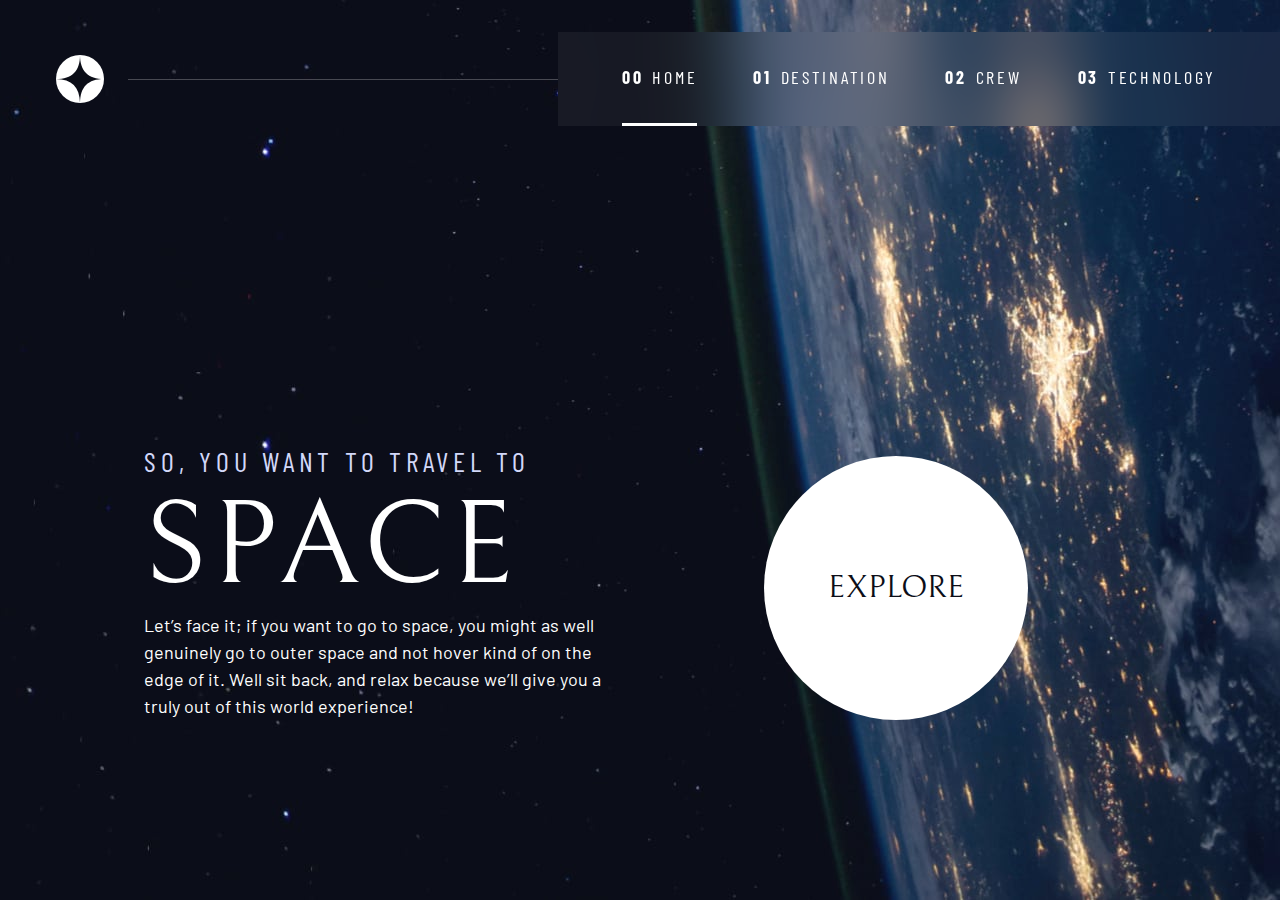
<file: index.html>
<!DOCTYPE html>
<html lang="en">

<head>
  <meta charset="UTF-8">
  <meta name="viewport" content="width=device-width, initial-scale=1.0">

  <link rel="icon" type="image/png" sizes="32x32" href="./assets/favicon-32x32.png">
  <!-- Google fonts -->
  <link rel="preconnect" href="https://fonts.googleapis.com">
  <link rel="preconnect" href="https://fonts.gstatic.com" crossorigin>
  <link
    href="https://fonts.googleapis.com/css2?family=Barlow+Condensed:wght@400;700&family=Bellefair&family=Barlow:wght@400;700&display=swap"
    rel="stylesheet">

  <!-- Our custom CSS -->
  <link rel="stylesheet" href="./index.css">
  <title>Frontend Mentor | Space tourism website</title>
  <script src="./navigation.js" defer></script>
</head>

<body class="home">
  <a class="skip-to-content" href="#main">Skip to content</a>
  <header class="primary-header flex">
    <div>
      <img src="./assets/shared/logo.svg" alt="space tourism logo" class="logo">
    </div>
    <button class="mobile-nav-toggle" aria-controls="primary-navigation"><span class="sr-only"
        aria-expanded="false">Menu</span></button>
    <nav>
      <ul id="primary-navigation" data-visible="false" class="primary-navigation underline-indicators flex">
        <li class="active"><a class="ff-sans-cond uppercase text-white letter-spacing-2" href="index.html"><span
              aria-hidden="true">00</span>Home</a>
        <li><a class="ff-sans-cond uppercase text-white letter-spacing-2" href="destination.html"><span
              aria-hidden="true">01</span>Destination</a>
        <li><a class="ff-sans-cond uppercase text-white letter-spacing-2" href="crew.html"><span
              aria-hidden="true">02</span>Crew</a>
        <li><a class="ff-sans-cond uppercase text-white letter-spacing-2" href="technology.html"><span
              aria-hidden="true">03</span>Technology</a>
      </ul>
    </nav>
  </header>

  <main id="main" class="grid-container grid-container--home">
    <div>
      <h1 class="text-accent fs-500 ff-sans-cond uppercase letter-spacing-1">So, you want to travel to
        <span class="d-block fs-900 ff-serif text-white">Space</span>
      </h1>
      <p>Let’s face it; if you want to go to space, you might as well genuinely go to
        outer space and not hover kind of on the edge of it. Well sit back, and relax
        because we’ll give you a truly out of this world experience! </p>
    </div>
    <div>
      <a href="destination.html" class="large-button uppercase ff-serif text-dark bg-white">Explore</a>
    </div>
  </main>

</body>

</html>
</file>
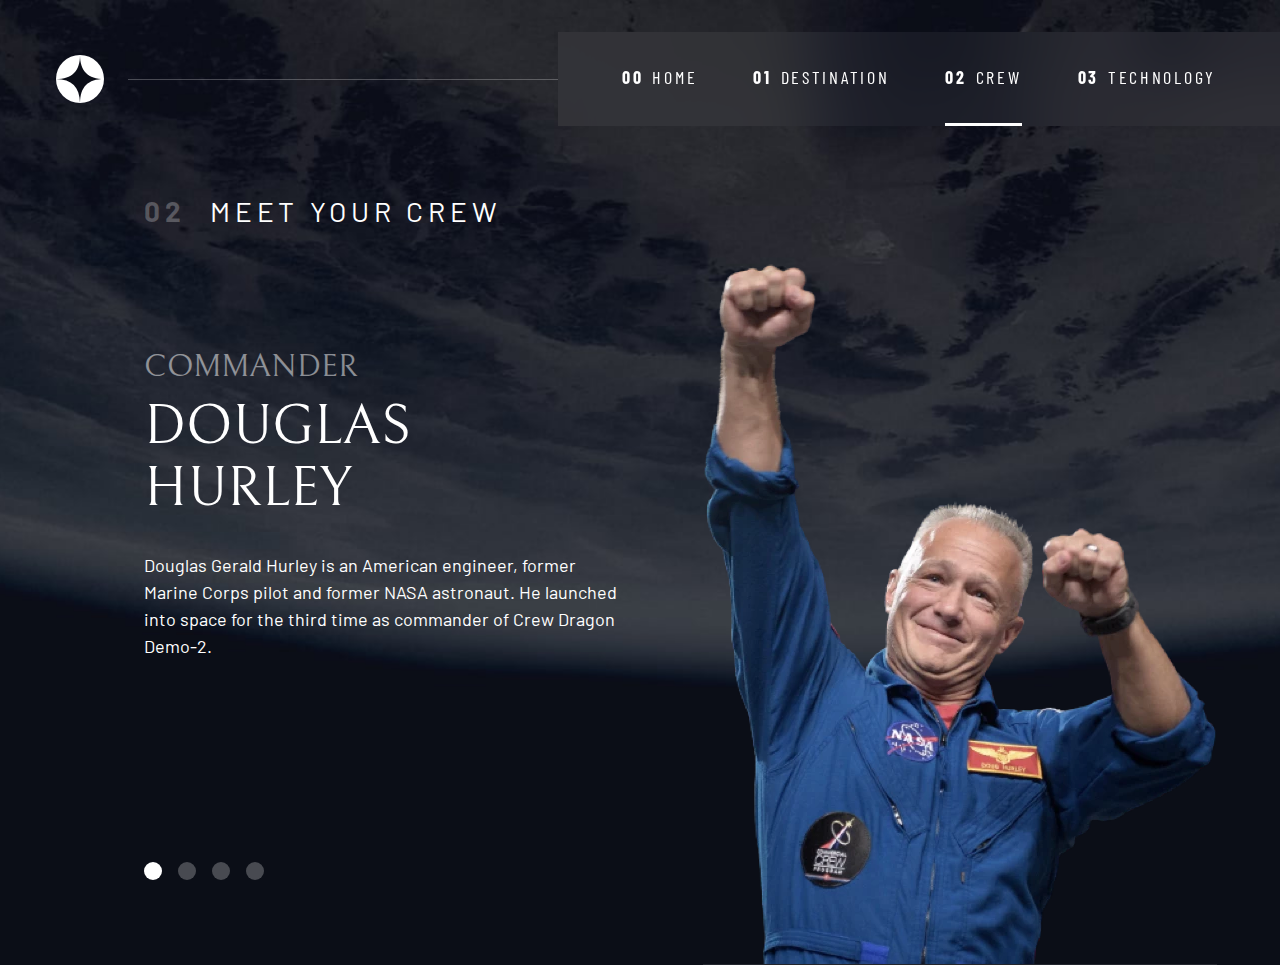
<file: crew.html>
<!DOCTYPE html>
<html lang="en">
<head>
  <meta charset="UTF-8">
  <meta name="viewport" content="width=device-width, initial-scale=1.0">

  <link rel="icon" type="image/png" sizes="32x32" href="./assets/favicon-32x32.png">
  <!-- Google fonts -->
  <link rel="preconnect" href="https://fonts.googleapis.com">
  <link rel="preconnect" href="https://fonts.gstatic.com" crossorigin>
  <link href="https://fonts.googleapis.com/css2?family=Barlow+Condensed:wght@400;700&family=Bellefair&family=Barlow:wght@400;700&display=swap"
      rel="stylesheet">
      
  <!-- Our custom CSS -->
  <link rel="stylesheet" href="./index.css">
  <title>Frontend Mentor | Space tourism website</title>
  <script src="./navigation.js" defer></script>
  <script src="./tabs.js" defer></script>
</head>

<body class="crew">
  <a class="skip-to-content" href="#main">Skip to content</a>
  <header class="primary-header flex">
    <div>
      <img src="./assets/shared/logo.svg" alt="space tourism logo" class="logo">
    </div>
    <button class="mobile-nav-toggle" aria-controls="primary-navigation"><span class="sr-only" aria-expanded="false">Menu</span></button>
    <nav>
        <ul id="primary-navigation" data-visible="false" class="primary-navigation underline-indicators flex">
            <li><a class="ff-sans-cond uppercase text-white letter-spacing-2" href="index.html"><span aria-hidden="true">00</span>Home</a>
            <li><a class="ff-sans-cond uppercase text-white letter-spacing-2" href="destination.html"><span aria-hidden="true">01</span>Destination</a>
            <li class="active"><a class="ff-sans-cond uppercase text-white letter-spacing-2" href="crew.html"><span aria-hidden="true">02</span>Crew</a>
            <li><a class="ff-sans-cond uppercase text-white letter-spacing-2" href="technology.html"><span aria-hidden="true">03</span>Technology</a>
        </ul>
    </nav>
  </header>
  
  <main id="main" class="grid-container grid-container--crew flow">
    <h1 class="numbered-title"><span aria-hidden="true">02</span> Meet your crew</h1>
    <div class="dot-indicators flex" role="tablist" aria-label="crew member list">
      <button aria-selected="true" aria-controls="commander-tab" data-image="commander-image" role="tab" tabindex="0"><span class="sr-only">The commander</span></button>
      <button aria-selected="false" aria-controls="mission-tab" data-image="mission-image" role="tab" tabindex="-1"><span class="sr-only">The mission specialist</span></button>
      <button aria-selected="false" aria-controls="pilot-tab" data-image="pilot-image" role="tab" tabindex="-1"><span class="sr-only">The pilot</span></button>
      <button aria-selected="false" aria-controls="crew-tab" data-image="crew-image" role="tab" tabindex="-1"><span class="sr-only">The crew engineer</span></button>
    </div>

        <!-- commander -->
        <article class="crew-details flow" id="commander-tab" role="tabpanel" tabindex="0">
          <header class="flow flow--space-small">
            <h2 class="fs-600 ff-serif uppercase">Commander</h2>
            <p class="fs-700 uppercase ff-serif">Douglas Hurley</p>
          </header>
          <p>Douglas Gerald Hurley is an American engineer, former Marine Corps pilot 
          and former NASA astronaut. He launched into space for the third time as 
          commander of Crew Dragon Demo-2.</p>
        </article> 
        
        <!-- mission specialist -->
        <article class="crew-details flow" id="mission-tab" role="tabpanel" tabindex="0" hidden>
          <header class="flow flow--space-small">
            <h2 class="fs-600 ff-serif uppercase">Mission Specialist</h2>
            <p class="fs-700 uppercase ff-serif">Mark SHuttleworth</p>
          </header>
          <p>Mark Richard Shuttleworth is the founder and CEO of Canonical, the company behind
            the Linux-based Ubuntu operating system. Shuttleworth became the first South
            African to travel to space as a space tourist.</p>
        </article> 
        
        <!-- pilot -->
        <article class="crew-details flow" id="pilot-tab" role="tabpanel" tabindex="0" hidden>
          <header class="flow flow--space-small">
            <h2 class="fs-600 ff-serif uppercase">Pilot</h2>
            <p class="fs-700 uppercase ff-serif">Victor Glover</p>
          </header>
          <p>Pilot on the first operational flight of the SpaceX Crew Dragon to the
            International Space Station. Glover is a commander in the U.S. Navy where
            he pilots an F/A-18.He was a crew member of Expedition 64, and served as a
            station systems flight engineer.</p>
        </article> 
        
        <!-- engineer -->
        <article class="crew-details flow" id="crew-tab" role="tabpanel" tabindex="0" hidden>
          <header class="flow flow--space-small">
            <h2 class="fs-600 ff-serif uppercase">Flight Engineer</h2>
            <p class="fs-700 uppercase ff-serif">Anousheh Ansari</p>
          </header>
          <p>Anousheh Ansari is an Iranian American engineer and co-founder of Prodea Systems.
            Ansari was the fourth self-funded space tourist, the first self-funded woman to
            fly to the ISS, and the first Iranian in space.</p>
        </article> 
              
        <picture id="commander-image">
          <source srcset="assets/crew/image-douglas-hurley.webp" type="image/webp">
          <img src="assets/crew/image-douglas-hurley.png" alt="Douglas Hurley">
        </picture>
        <picture class="d-none" id="mission-image">
          <source srcset="assets/crew/image-mark-shuttleworth.webp" type="image/webp">
          <img src="assets/crew/image-mark-shuttleworth.png" alt="Douglas Hurley">
        </picture>
        <picture class="d-none" id="pilot-image">
          <source srcset="assets/crew/image-victor-glover.webp" type="image/webp">
          <img src="assets/crew/image-victor-glover.png" alt="Douglas Hurley">
        </picture>
        <picture class="d-none" id="crew-image">
          <source srcset="assets/crew/image-anousheh-ansari.webp" type="image/webp">
          <img src="assets/crew/image-anousheh-ansari.png" alt="Douglas Hurley">
        </picture>

  </main>
</body>
</html>
</file>
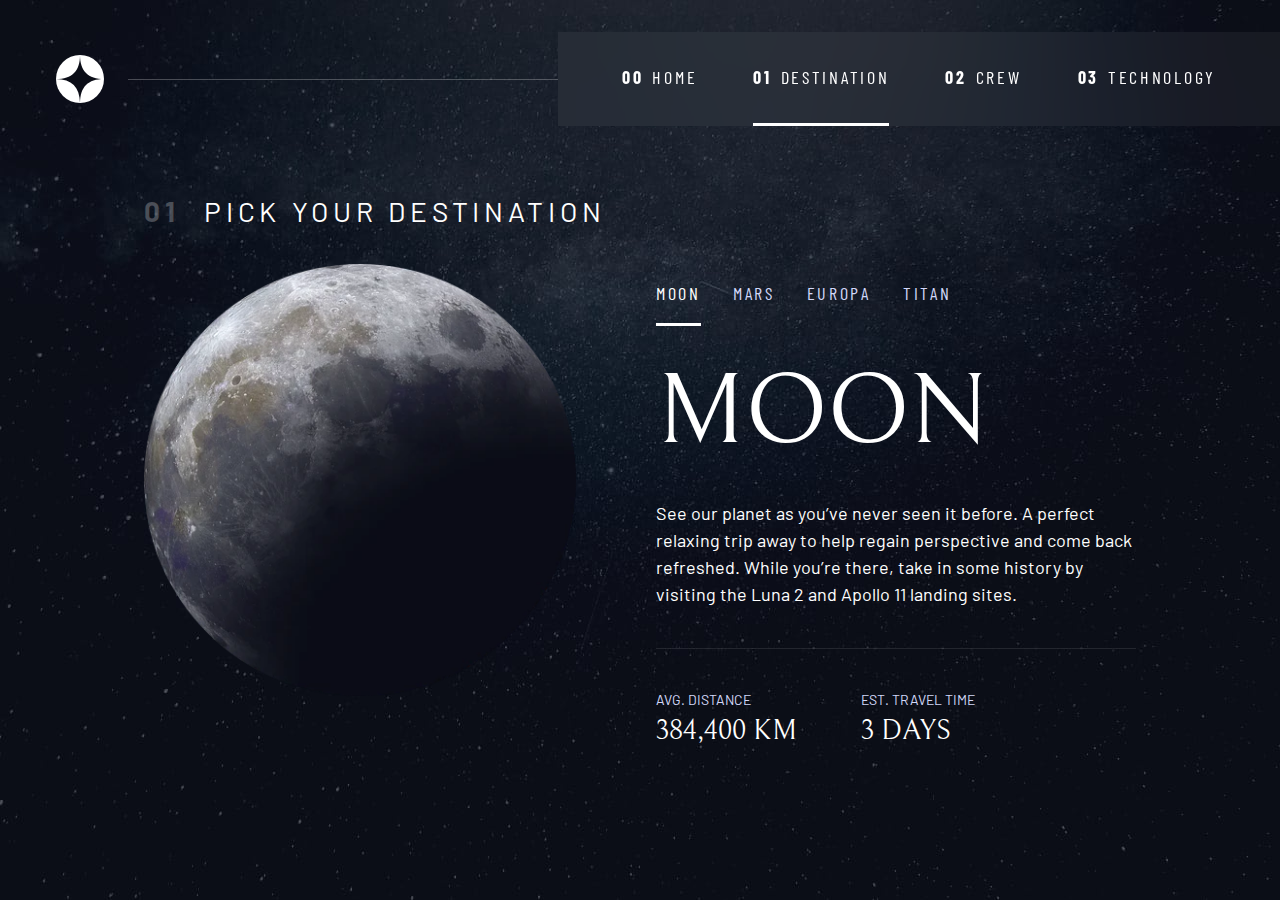
<file: destination.html>
<!DOCTYPE html>
<html lang="en">
<head>
  <meta charset="UTF-8">
  <meta name="viewport" content="width=device-width, initial-scale=1.0">

  <link rel="icon" type="image/png" sizes="32x32" href="./assets/favicon-32x32.png">
  <!-- Google fonts -->
  <link rel="preconnect" href="https://fonts.googleapis.com">
  <link rel="preconnect" href="https://fonts.gstatic.com" crossorigin>
  <link href="https://fonts.googleapis.com/css2?family=Barlow+Condensed:wght@400;700&family=Bellefair&family=Barlow:wght@400;700&display=swap"
      rel="stylesheet">
      
  <!-- Our custom CSS -->
  <link rel="stylesheet" href="./index.css">
  <title>Frontend Mentor | Space tourism website</title>
  <script src="./navigation.js" defer></script>
  <script src="./tabs.js" defer></script>
</head>

<body class="destination">
  <a class="skip-to-content" href="#main">Skip to content</a>
  <header class="primary-header flex">
    <div>
      <img src="./assets/shared/logo.svg" alt="space tourism logo" class="logo">
    </div>
    <button class="mobile-nav-toggle" aria-controls="primary-navigation"><span class="sr-only" aria-expanded="false">Menu</span></button>
    <nav>
        <ul id="primary-navigation" data-visible="false" class="primary-navigation underline-indicators flex">
            <li><a class="ff-sans-cond uppercase text-white letter-spacing-2" href="index.html"><span aria-hidden="true">00</span>Home</a>
            <li class="active"><a class="ff-sans-cond uppercase text-white letter-spacing-2" href="destination.html"><span aria-hidden="true">01</span>Destination</a>
            <li><a class="ff-sans-cond uppercase text-white letter-spacing-2" href="crew.html"><span aria-hidden="true">02</span>Crew</a>
            <li><a class="ff-sans-cond uppercase text-white letter-spacing-2" href="technology.html"><span aria-hidden="true">03</span>Technology</a>
        </ul>
    </nav>
  </header>
  
  <main id="main" class="grid-container grid-container--destination flow">
    <h1 class="numbered-title"><span aria-hidden="true">01</span> Pick your destination</h1>
    
    <!--hidden not working on picture element - images still stack-->
    <picture id="moon-image">
      <source srcset="assets/destination/image-moon.webp" type="image/webp">
      <img src="assets/destination/image-moon.png" alt="the moon">
    </picture>
    <picture class="d-none" id="mars-image">
      <source srcset="assets/destination/image-mars.webp" type="image/webp">
      <img src="assets/destination/image-mars.png" alt="the planet mars">
    </picture>
    <picture class="d-none" id="europa-image">
      <source srcset="assets/destination/image-europa.webp" type="image/webp">
      <img src="assets/destination/image-europa.png" alt="the planet europa">
    </picture>
    <picture class="d-none" id="titan-image">
      <source srcset="assets/destination/image-titan.webp" type="image/webp">
      <img src="assets/destination/image-titan.png" alt="the moon titan">
    </picture>
    
    
    <div class="tab-list underline-indicators flex" role="tablist" aria-label="destination list">
        <button aria-selected="true" role="tab" tabindex="0" aria-controls="moon-tab" data-image="moon-image"  class="uppercase ff-sans-cond text-accent letter-spacing-2">Moon</button>
        <button aria-selected="false" role="tab" tabindex="-1" aria-controls="mars-tab" data-image="mars-image" class="uppercase ff-sans-cond text-accent letter-spacing-2">Mars</button>
        <button aria-selected="false" role="tab" tabindex="-1" aria-controls="europa-tab" data-image="europa-image" class="uppercase ff-sans-cond text-accent letter-spacing-2">Europa</button>
        <button aria-selected="false" role="tab" tabindex="-1" aria-controls="titan-tab" data-image="titan-image" class="uppercase ff-sans-cond text-accent letter-spacing-2">Titan</button>
    </div>

    <!-- The moon -->
    <article class="destination-info flow" id="moon-tab" role="tabpanel">
      <h2 class="fs-800 uppercase ff-serif">Moon</h2>

      <p>See our planet as you’ve never seen it before. A perfect relaxing trip away to help 
      regain perspective and come back refreshed. While you’re there, take in some history 
      by visiting the Luna 2 and Apollo 11 landing sites.</p>
      
      <div class="destination-meta flex">
        <div>
          <h3 class="text-accent fs-200 uppercase">Avg. distance</h3>
          <p class="ff-serif uppercase">384,400 km</p>
        </div>
        <div>
          <h3 class="text-accent fs-200 uppercase">Est. travel time</h3>
          <p class="ff-serif uppercase">3 days</p>
        </div>
      </div>
    </article>
    
    <!-- Mars -->
    <article hidden class="destination-info flow" id="mars-tab" role="tabpanel">
      <h2 class="fs-800 uppercase ff-serif">Mars</h2>

      <p>Don’t forget to pack your hiking boots. You’ll need them to tackle Olympus Mons, 
        the tallest planetary mountain in our solar system. It’s two and a half times 
        the size of Everest!
      </p>
      
      <div class="destination-meta flex">
        <div>
          <h3 class="text-accent fs-200 uppercase">Avg. distance</h3>
          <p class="ff-serif uppercase">225 mil. km</p>
        </div>
        <div>
          <h3 class="text-accent fs-200 uppercase">Est. travel time</h3>
          <p class="ff-serif uppercase">9 months</p>
        </div>
      </div>
    </article>
    
    <!-- Europa -->
    <article hidden class="destination-info flow" id="europa-tab" role="tabpanel">
      <h2 class="fs-800 uppercase ff-serif">Europa</h2>

      <p>The smallest of the four Galilean moons orbiting Jupiter, Europa is a 
        winter lover’s dream. With an icy surface, it’s perfect for a bit of 
        ice skating, curling, hockey, or simple relaxation in your snug 
        wintery cabin.
      </p>
      <div class="destination-meta flex">
        <div>
          <h3 class="text-accent fs-200 uppercase">Avg. distance</h3>
          <p class="ff-serif uppercase">628 mil. km</p>
        </div>
        <div>
          <h3 class="text-accent fs-200 uppercase">Est. travel time</h3>
          <p class="ff-serif uppercase">3 years</p>
        </div>
      </div>
    </article>
    
    <!-- Titan -->
    <article hidden class="destination-info flow" id="titan-tab" role="tabpanel">
      <h2 class="fs-800 uppercase ff-serif">Titan</h2>

      <p>The only moon known to have a dense atmosphere other than Earth, Titan 
          is a home away from home (just a few hundred degrees colder!). As a 
          bonus, you get striking views of the Rings of Saturn.</p>
      
      <div class="destination-meta flex">
        <div>
          <h3 class="text-accent fs-200 uppercase">Avg. distance</h3>
          <p class="ff-serif uppercase">1.6 bil. km</p>
        </div>
        <div>
          <h3 class="text-accent fs-200 uppercase">Est. travel time</h3>
          <p class="ff-serif uppercase">7 years</p>
        </div>
      </div>
    </article>
  </main>
</html>
</file>
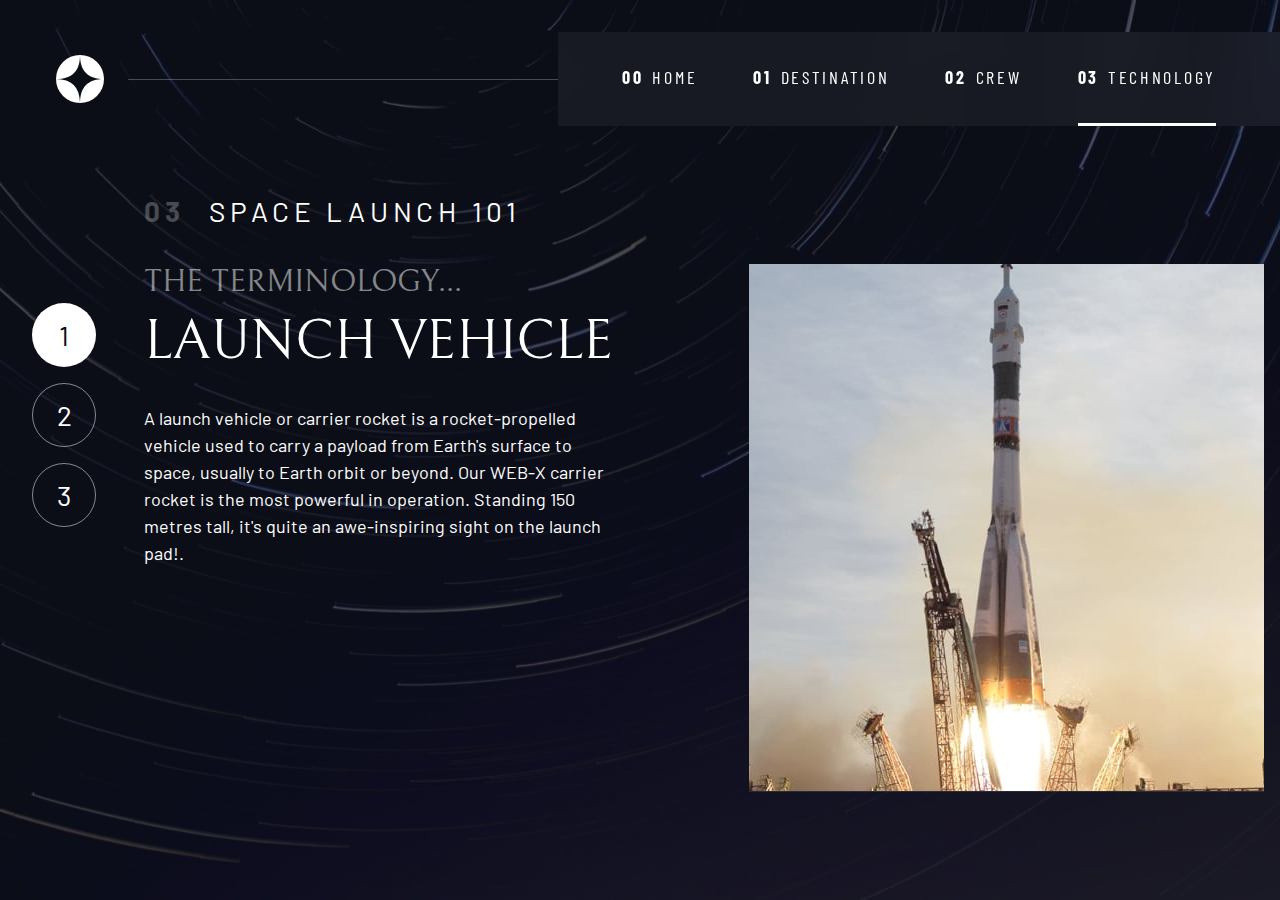
<file: technology.html>
<!DOCTYPE html>
<html lang="en">
<head>
  <meta charset="UTF-8">
  <meta name="viewport" content="width=device-width, initial-scale=1.0">

  <link rel="icon" type="image/png" sizes="32x32" href="./assets/favicon-32x32.png">
  <!-- Google fonts -->
  <link rel="preconnect" href="https://fonts.googleapis.com">
  <link rel="preconnect" href="https://fonts.gstatic.com" crossorigin>
  <link href="https://fonts.googleapis.com/css2?family=Barlow+Condensed:wght@400;700&family=Bellefair&family=Barlow:wght@400;700&display=swap"
      rel="stylesheet">
      
  <!-- Our custom CSS -->
  <link rel="stylesheet" href="./index.css">
  <title>Frontend Mentor | Space tourism website</title>
  <script src="./navigation.js" defer></script>
  <script src="./tabs.js" defer></script>
</head>

<body class="tech">
  <a class="skip-to-content" href="#main">Skip to content</a>
  <header class="primary-header flex">
    <div>
      <img src="./assets/shared/logo.svg" alt="space tourism logo" class="logo">
    </div>
    <button class="mobile-nav-toggle" aria-controls="primary-navigation"><span class="sr-only" aria-expanded="false">Menu</span></button>
    <nav>
        <ul id="primary-navigation" data-visible="false" class="primary-navigation underline-indicators flex">
            <li><a class="ff-sans-cond uppercase text-white letter-spacing-2" href="index.html"><span aria-hidden="true">00</span>Home</a>
            <li><a class="ff-sans-cond uppercase text-white letter-spacing-2" href="destination.html"><span aria-hidden="true">01</span>Destination</a>
            <li><a class="ff-sans-cond uppercase text-white letter-spacing-2" href="crew.html"><span aria-hidden="true">02</span>Crew</a>
            <li class="active"><a class="ff-sans-cond uppercase text-white letter-spacing-2" href="technology.html"><span aria-hidden="true">03</span>Technology</a>
        </ul>
    </nav>
  </header>
  
  <main id="main" class="grid-container grid-container--tech flow">
    <h1 class="numbered-title"><span aria-hidden="true">03</span> Space Launch 101</h1>

  <div class="number-indicators" role="tablist" aria-label="technology list">
    <button aria-selected="true" aria-controls="vehicle-tab" data-image="vehicle-image" role="tab" tabindex="0">1<span class="sr-only">Launch Vehicle</span></button>
    <button aria-selected="false" aria-controls="capsule-tab" data-image="capsule-image" role="tab" tabindex="-1">2<span class="sr-only">Space Capsule</span></button>
    <button aria-selected="false" aria-controls="spaceport-tab" data-image="spaceport-image" role="tab" tabindex="-1">3<span class="sr-only">Spaceport</span></button>
</div>

<article class="tech-details flow" id="vehicle-tab" role="tabpanel" tabindex="0">
  <header class="flow flow--space-small">
    <h2 class="fs-600 ff-serif uppercase">The terminology...</h2>
    <p class="fs-700 uppercase ff-serif">Launch vehicle</p>
  </header>
  <p>A launch vehicle or carrier rocket is a rocket-propelled vehicle used to carry a 
    payload from Earth's surface to space, usually to Earth orbit or beyond. Our 
    WEB-X carrier rocket is the most powerful in operation. Standing 150 metres tall, 
    it's quite an awe-inspiring sight on the launch pad!.</p>
</article> 

<article class="tech-details flow" id="capsule-tab" role="tabpanel" tabindex="0" hidden>
  <header class="flow flow--space-small">
    <h2 class="fs-600 ff-serif uppercase">The terminology...</h2>
    <p class="fs-700 uppercase ff-serif">Space capsule</p>
  </header>
  <p>A space capsule is an often-crewed spacecraft that uses a blunt-body reentry 
    capsule to reenter the Earth's atmosphere without wings. Our capsule is where 
    you'll spend your time during the flight. It includes a space gym, cinema, 
    and plenty of other activities to keep you entertained.</p>
</article> 

<article class="tech-details flow" id="spaceport-tab" role="tabpanel" tabindex="0" hidden>
  <header class="flow flow--space-small">
    <h2 class="fs-600 ff-serif uppercase">The terminology...</h2>
    <p class="fs-700 uppercase ff-serif">Spaceport</p>
  </header>
  <p>A spaceport or cosmodrome is a site for launching (or receiving) spacecraft, 
    by analogy to the seaport for ships or airport for aircraft. Based in the 
    famous Cape Canaveral, our spaceport is ideally situated to take advantage 
    of the Earth’s rotation for launch.</p>
</article> 


<!-- add different size images -->

<picture id="vehicle-image">
  <source media="(min-width:45em)" srcset="./assets/technology/image-launch-vehicle-portrait.jpg">
  <source media="(min-width:35em)" srcset="./assets/technology/image-launch-vehicle-landscape.jpg">
  <img src="./assets/technology/image-launch-vehicle-landscape.jpg" alt="Launch vehicle">
</picture>

<picture class="d-none" id="capsule-image">
  <source media="(min-width:45em)" srcset="./assets/technology/image-space-capsule-portrait.jpg">
  <source media="(min-width:35em)" srcset="./assets/technology/image-space-capsule-landscape.jpg">
  <img src="./assets/technology/image-space-capsule-landscape.jpg" alt="Space Capsule">
</picture>

<picture class="d-none" id="spaceport-image">
  <source media="(min-width:45em)" srcset="./assets/technology/image-spaceport-portrait.jpg">
  <source media="(min-width:35em)" srcset="./assets/technology/image-spaceport-landscape.jpg">
  <img src="./assets/technology/image-spaceport-landscape.jpg" alt="Spaceport">
</picture>
  
  </main>
</body>
</html>
</file>
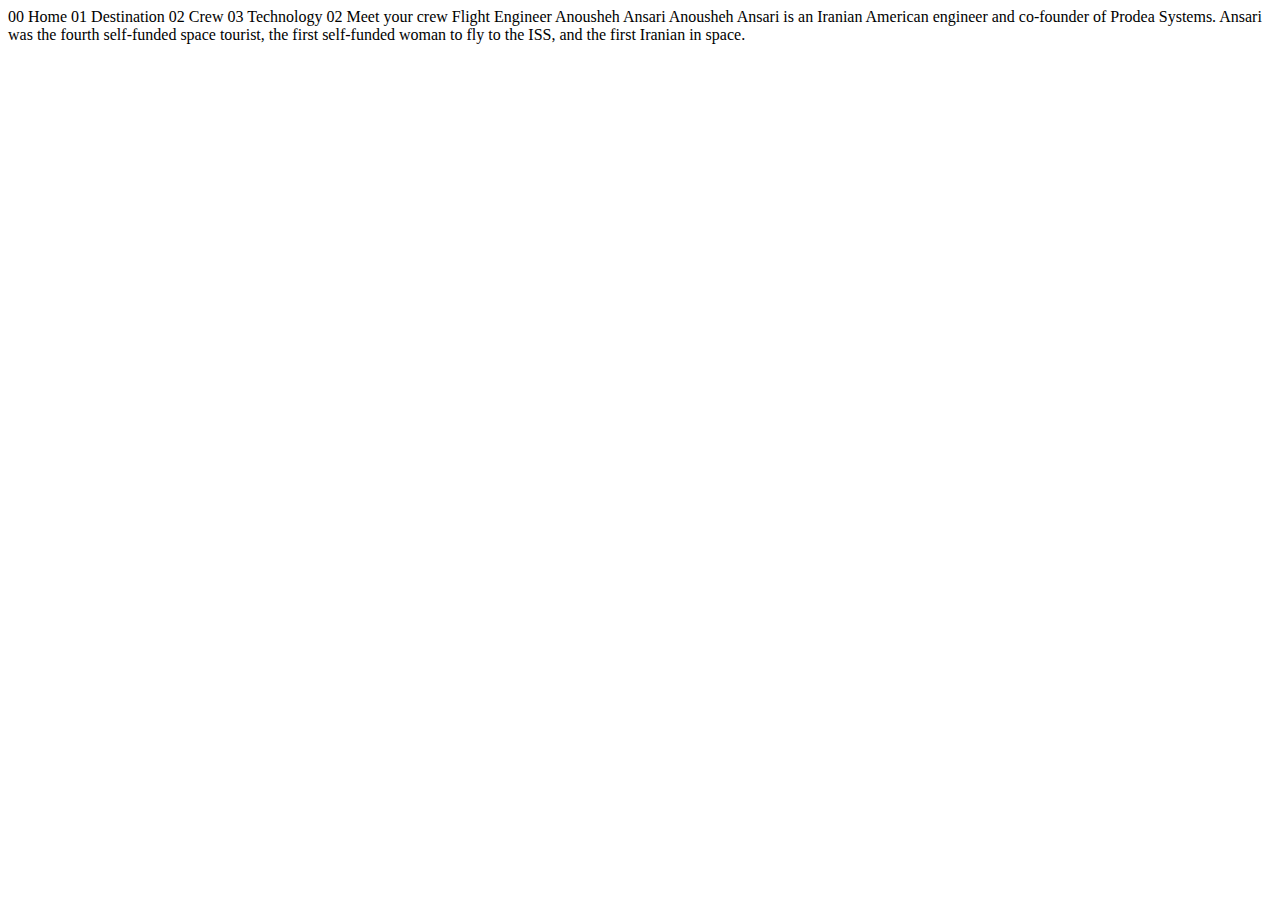
<file: starter-code/crew-engineer.html>
<!DOCTYPE html>
<html lang="en">
<head>
  <meta charset="UTF-8">
  <meta name="viewport" content="width=device-width, initial-scale=1.0">

  <link rel="icon" type="image/png" sizes="32x32" href="./assets/favicon-32x32.png">
  
  <title>Frontend Mentor | Space tourism website</title>
</head>
<body>

  00 Home
  01 Destination
  02 Crew
  03 Technology

  02 Meet your crew

  Flight Engineer
  Anousheh Ansari

  Anousheh Ansari is an Iranian American engineer and co-founder of Prodea Systems. 
  Ansari was the fourth self-funded space tourist, the first self-funded woman to 
  fly to the ISS, and the first Iranian in space. 
</body>
</html>
</file>
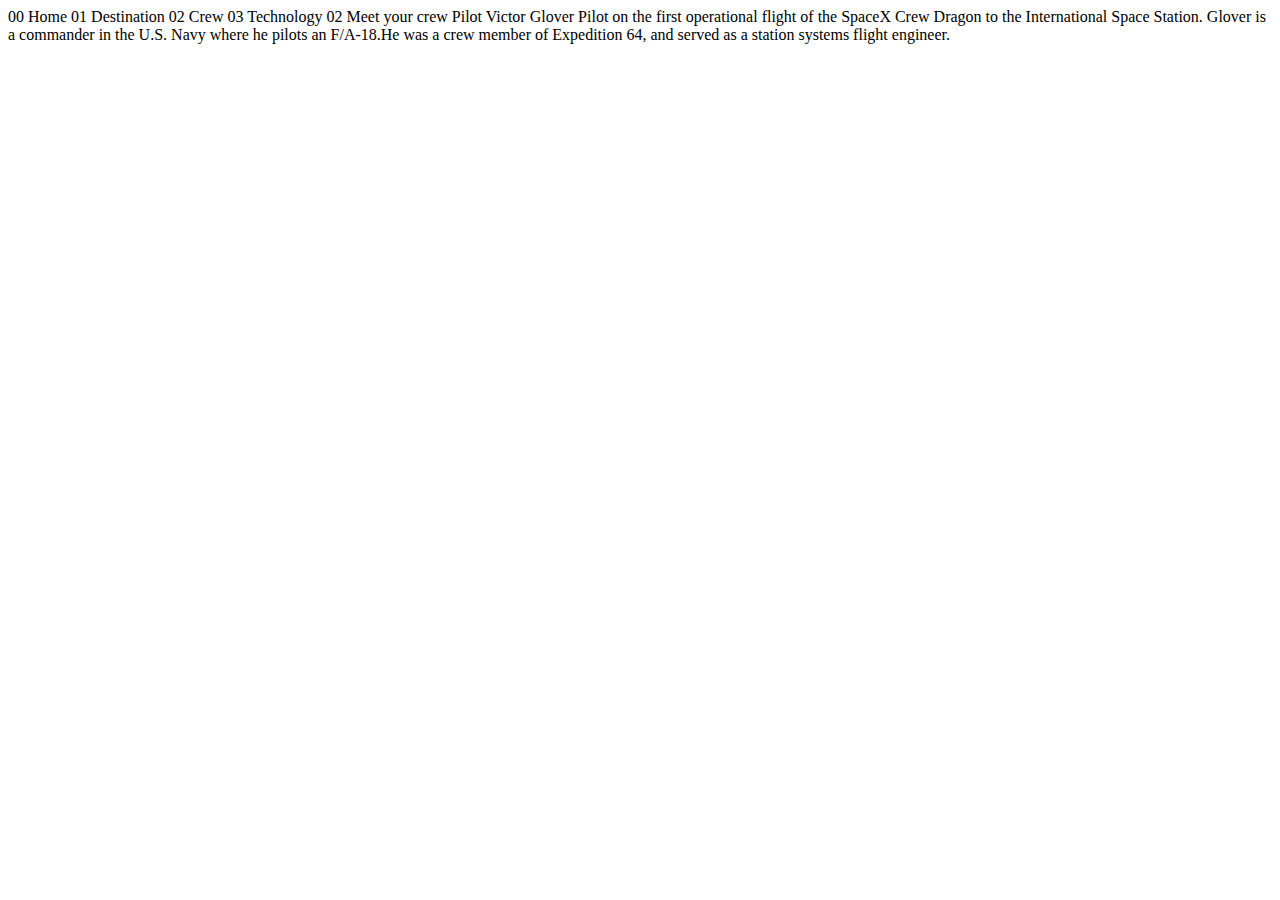
<file: starter-code/crew-pilot.html>
<!DOCTYPE html>
<html lang="en">
<head>
  <meta charset="UTF-8">
  <meta name="viewport" content="width=device-width, initial-scale=1.0">

  <link rel="icon" type="image/png" sizes="32x32" href="./assets/favicon-32x32.png">
  
  <title>Frontend Mentor | Space tourism website</title>
</head>
<body>

  00 Home
  01 Destination
  02 Crew
  03 Technology

  02 Meet your crew

  Pilot
  Victor Glover

  Pilot on the first operational flight of the SpaceX Crew Dragon to the 
  International Space Station. Glover is a commander in the U.S. Navy where 
  he pilots an F/A-18.He was a crew member of Expedition 64, and served as a 
  station systems flight engineer. 
</body>
</html>
</file>
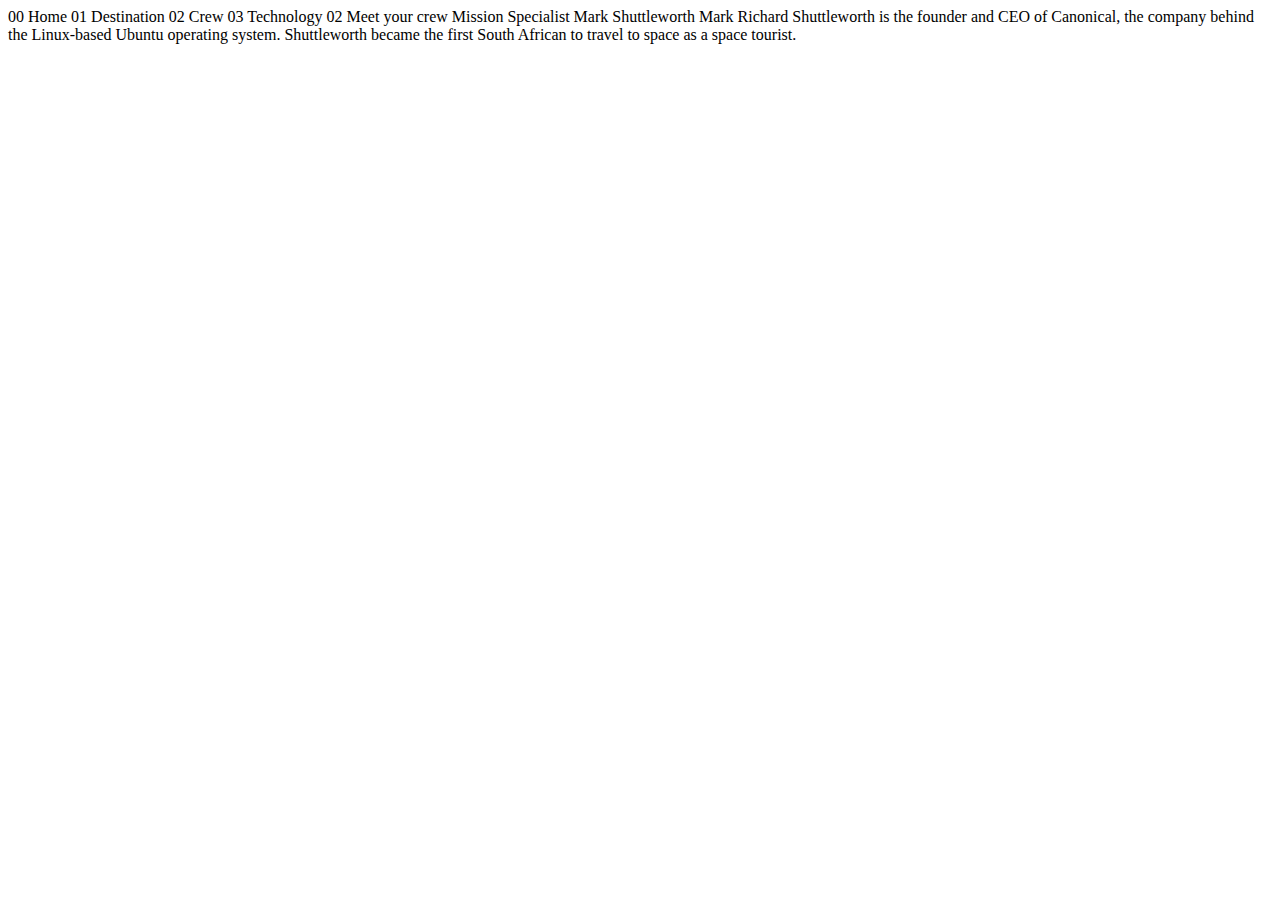
<file: starter-code/crew-specialist.html>
<!DOCTYPE html>
<html lang="en">
<head>
  <meta charset="UTF-8">
  <meta name="viewport" content="width=device-width, initial-scale=1.0">

  <link rel="icon" type="image/png" sizes="32x32" href="./assets/favicon-32x32.png">
  
  <title>Frontend Mentor | Space tourism website</title>
</head>
<body>

  00 Home
  01 Destination
  02 Crew
  03 Technology

  02 Meet your crew

  Mission Specialist
  Mark Shuttleworth

  Mark Richard Shuttleworth is the founder and CEO of Canonical, the company behind 
  the Linux-based Ubuntu operating system. Shuttleworth became the first South 
  African to travel to space as a space tourist.
</body>
</html>
</file>
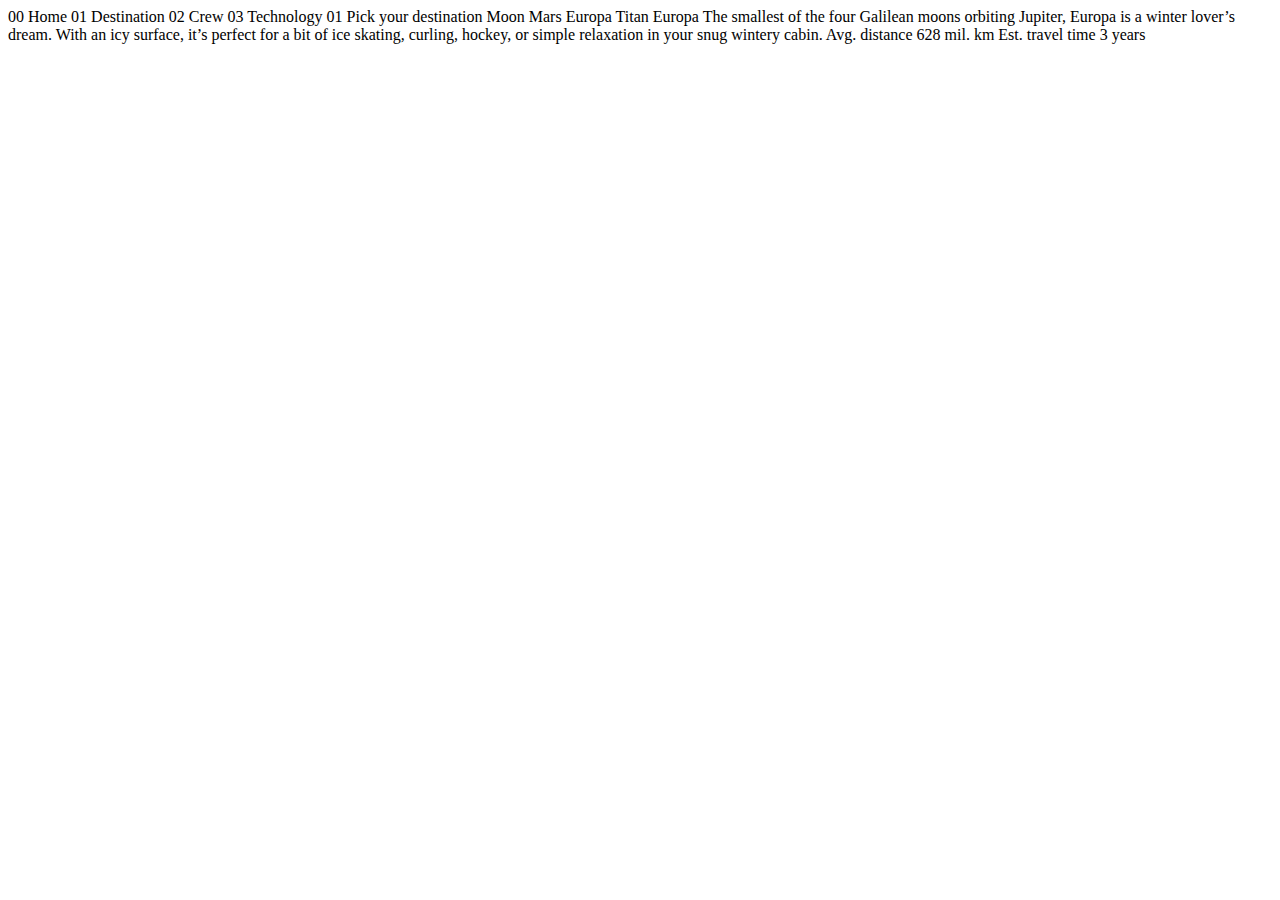
<file: starter-code/destination-europa.html>
<!DOCTYPE html>
<html lang="en">
<head>
  <meta charset="UTF-8">
  <meta name="viewport" content="width=device-width, initial-scale=1.0">

  <link rel="icon" type="image/png" sizes="32x32" href="./assets/favicon-32x32.png">
  
  <title>Frontend Mentor | Space tourism website</title>
</head>
<body>

  00 Home
  01 Destination
  02 Crew
  03 Technology

  01 Pick your destination

  Moon
  Mars
  Europa
  Titan

  Europa

  The smallest of the four Galilean moons orbiting Jupiter, Europa is a 
  winter lover’s dream. With an icy surface, it’s perfect for a bit of 
  ice skating, curling, hockey, or simple relaxation in your snug 
  wintery cabin.

  Avg. distance
  628 mil. km

  Est. travel time
  3 years
</body>
</html>
</file>
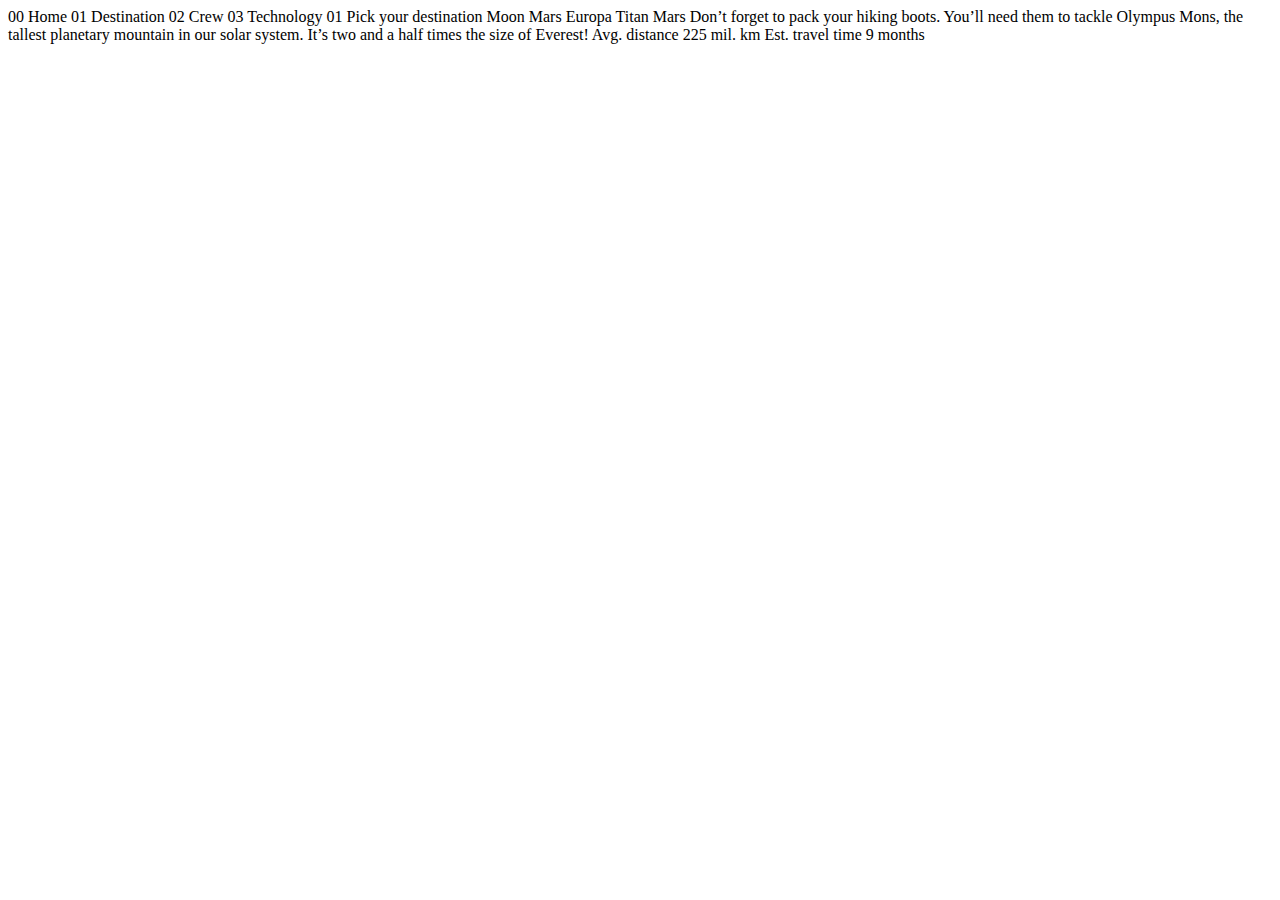
<file: starter-code/destination-mars.html>
<!DOCTYPE html>
<html lang="en">
<head>
  <meta charset="UTF-8">
  <meta name="viewport" content="width=device-width, initial-scale=1.0">

  <link rel="icon" type="image/png" sizes="32x32" href="./assets/favicon-32x32.png">
  
  <title>Frontend Mentor | Space tourism website</title>
</head>
<body>

  00 Home
  01 Destination
  02 Crew
  03 Technology

  01 Pick your destination

  Moon
  Mars
  Europa
  Titan

  Mars

  Don’t forget to pack your hiking boots. You’ll need them to tackle Olympus Mons, 
  the tallest planetary mountain in our solar system. It’s two and a half times 
  the size of Everest!

  Avg. distance
  225 mil. km

  Est. travel time
  9 months
</body>
</html>
</file>
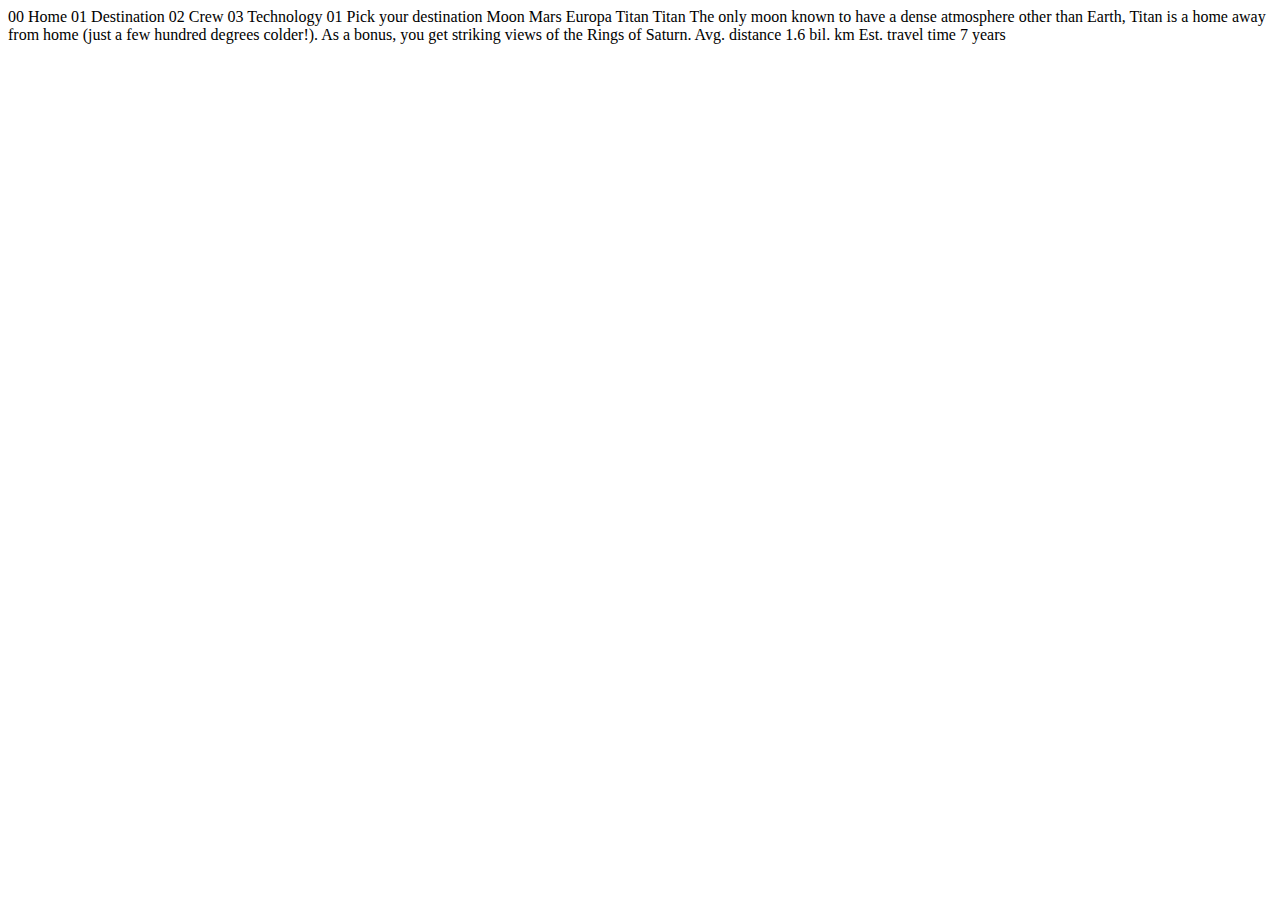
<file: starter-code/destination-titan.html>
<!DOCTYPE html>
<html lang="en">
<head>
  <meta charset="UTF-8">
  <meta name="viewport" content="width=device-width, initial-scale=1.0">

  <link rel="icon" type="image/png" sizes="32x32" href="./assets/favicon-32x32.png">
  
  <title>Frontend Mentor | Space tourism website</title>
</head>
<body>

  00 Home
  01 Destination
  02 Crew
  03 Technology

  01 Pick your destination

  Moon
  Mars
  Europa
  Titan

  Titan

  The only moon known to have a dense atmosphere other than Earth, Titan 
  is a home away from home (just a few hundred degrees colder!). As a 
  bonus, you get striking views of the Rings of Saturn.

  Avg. distance
  1.6 bil. km

  Est. travel time
  7 years
</body>
</html>
</file>
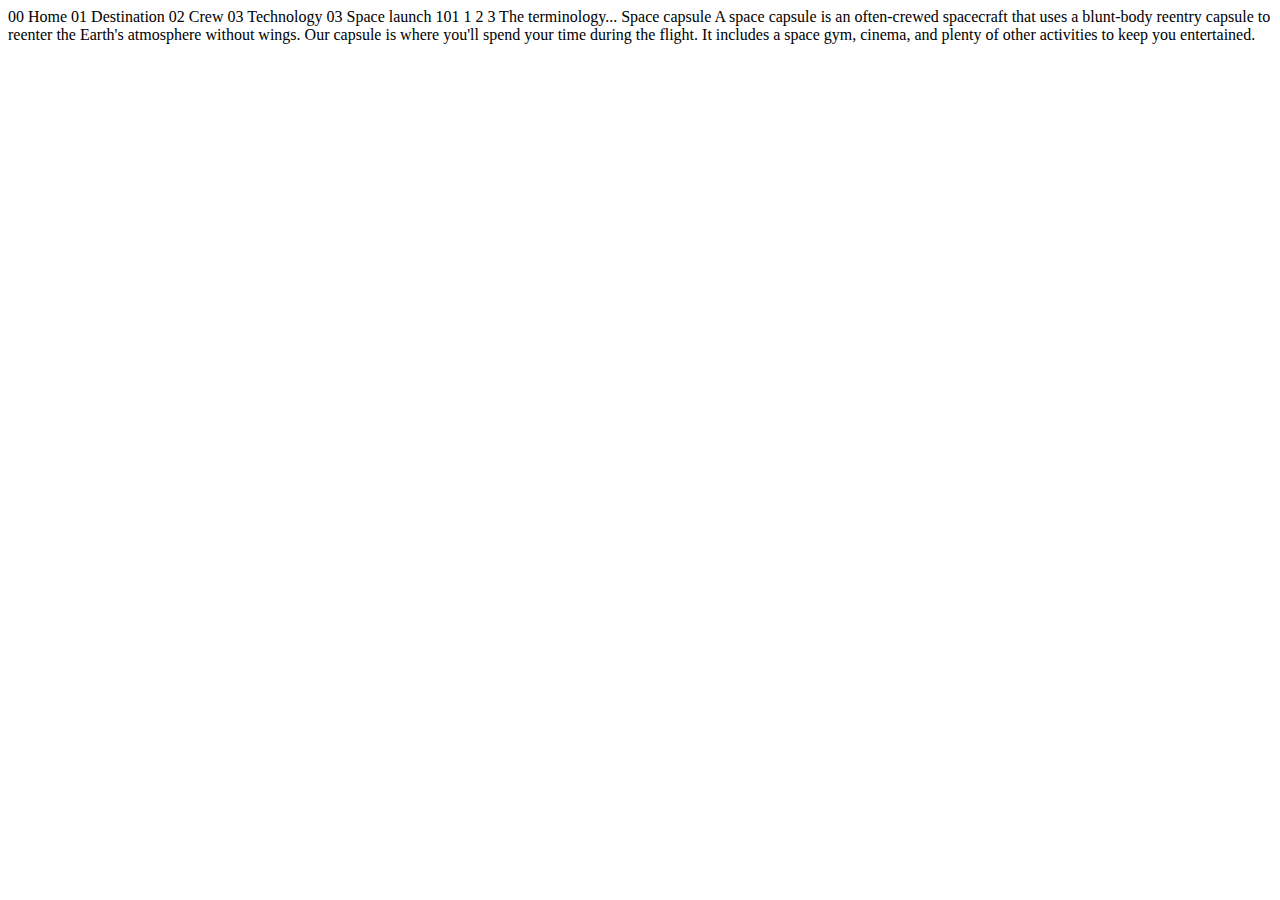
<file: starter-code/technology-capsule.html>
<!DOCTYPE html>
<html lang="en">
<head>
  <meta charset="UTF-8">
  <meta name="viewport" content="width=device-width, initial-scale=1.0">

  <link rel="icon" type="image/png" sizes="32x32" href="./assets/favicon-32x32.png">
  
  <title>Frontend Mentor | Space tourism website</title>
</head>
<body>

  00 Home
  01 Destination
  02 Crew
  03 Technology

  03 Space launch 101

  1
  2
  3

  The terminology...
  Space capsule

  A space capsule is an often-crewed spacecraft that uses a blunt-body reentry 
  capsule to reenter the Earth's atmosphere without wings. Our capsule is where 
  you'll spend your time during the flight. It includes a space gym, cinema, 
  and plenty of other activities to keep you entertained.
</body>
</html>
</file>
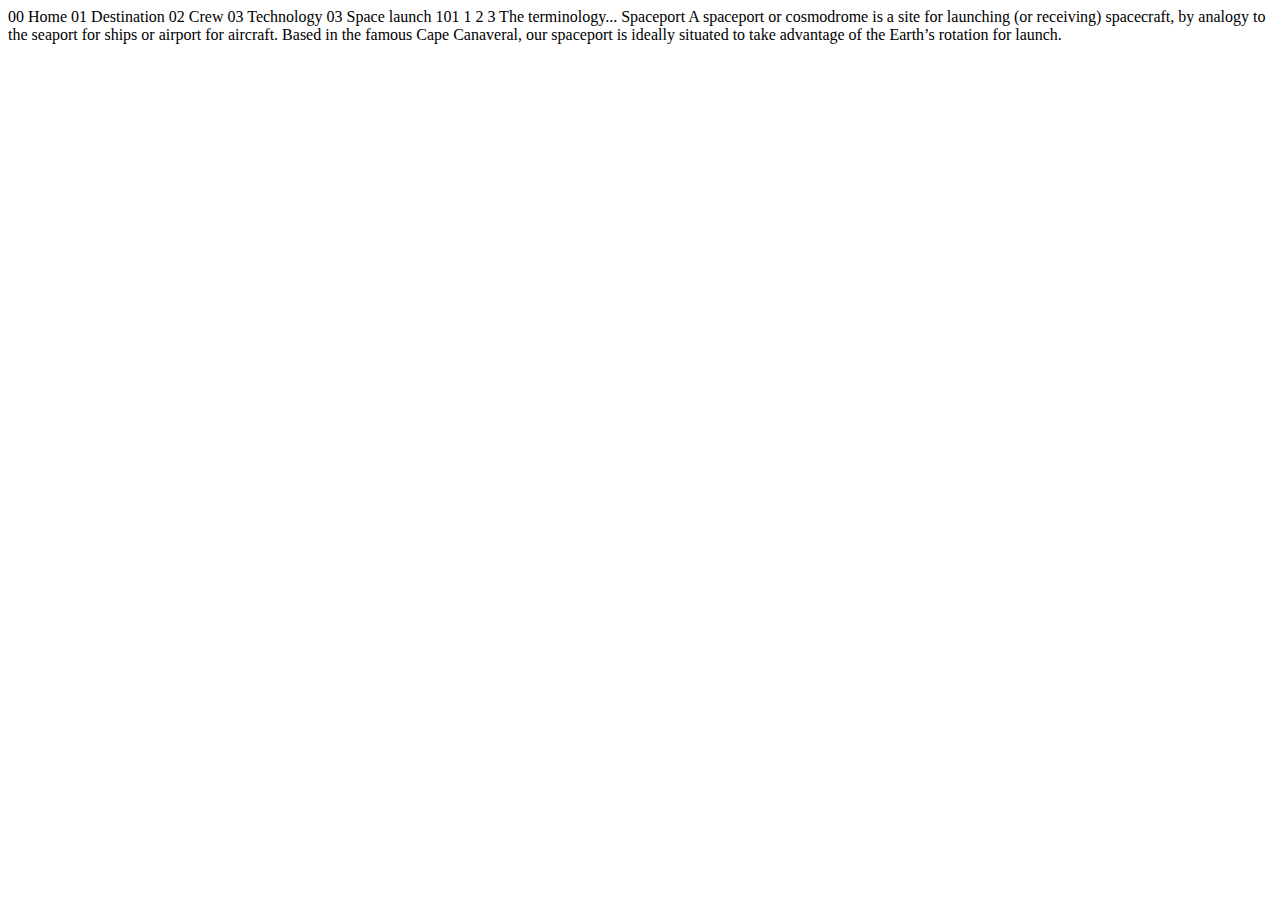
<file: starter-code/technology-spaceport.html>
<!DOCTYPE html>
<html lang="en">
<head>
  <meta charset="UTF-8">
  <meta name="viewport" content="width=device-width, initial-scale=1.0">

  <link rel="icon" type="image/png" sizes="32x32" href="./assets/favicon-32x32.png">
  
  <title>Frontend Mentor | Space tourism website</title>
</head>
<body>

  00 Home
  01 Destination
  02 Crew
  03 Technology

  03 Space launch 101

  1
  2
  3

  The terminology...
  Spaceport

  A spaceport or cosmodrome is a site for launching (or receiving) spacecraft, 
  by analogy to the seaport for ships or airport for aircraft. Based in the 
  famous Cape Canaveral, our spaceport is ideally situated to take advantage 
  of the Earth’s rotation for launch.
</body>
</html>
</file>
<file: index.css>
/* Custom properties   */
:root {
    /* colors */
    --clr-dark: 230 35% 7%;
    --clr-light: 231 77% 90%;
    --clr-white: 0 0% 100%;

    /* font-sizes */
    --fs-900: clamp(5rem, 8vw + 1rem, 9.375rem);
    --fs-800: 3.5rem;
    --fs-700: 1.5rem;
    --fs-600: 1rem;
    --fs-500: 1rem;
    --fs-400: 0.9375rem;
    --fs-300: 1rem;
    --fs-200: 0.875rem;

    /* font-families */
    --ff-serif: "Bellefair", serif;
    --ff-sans-cond: "Barlow Condensed", sans-serif;
    --ff-sans-normal: "Barlow", sans-serif;
}

@media (min-width: 35em) {
    :root {
        --fs-800: 5rem;
        --fs-700: 2.5rem;
        --fs-600: 1.5rem;
        --fs-500: 1.25rem;
        --fs-400: 1rem;
    }
}

@media (min-width: 45em) {
    :root {
        /* font-sizes */
        --fs-800: 6.25rem;
        --fs-700: 3.5rem;
        --fs-600: 2rem;
        --fs-500: 1.75rem;
        --fs-400: 1.125rem;
    }
}

/* RESET */
*,
*::before,
*::after {
    box-sizing: border-box;
}

/* Reset margins */
body,
h1,
h2,
h3,
h4,
h5,
p,
figure,
picture {
    margin: 0;
}

h1,
h2,
h3,
h4,
h5,
h6,
p {
    font-weight: 400;
}

/* set up the body */
body {
    font-family: var(--ff-sans-normal);
    font-size: var(--fs-400);
    color: hsl(var(--clr-white));
    background-color: hsl(var(--clr-dark));
    line-height: 1.5;
    min-height: 100vh;
    display: grid;
    grid-template-rows: min-content 1fr;
    overflow-x: hidden;
    background-size: cover;
    background-position: bottom center;
}

/* make images easier to work with */
img,
picture {
    max-width: 100%;
    display: block;
}

/* make form elements easier to work with */
input,
button,
textarea,
select {
    font: inherit;
}

/* remove animations for people who've turned them off */

@media (prefers-reduced-motion: reduce) {

    *,
    *::before,
    *::after {
        animation-duration: 0.01ms !important;
        animation-iteration-count: 1 !important;
        transition-duration: 0.01ms !important;
        scroll-behavior: auto !important;
    }
}

/* Utility classes     */

.flex {
    display: flex;
    gap: var(--gap, 1rem);
}

.grid {
    display: grid;
    gap: var(--gap, 1rem);
}

.flow>*:where(:not(:first-child)) {
    margin-top: var(--flow-space, 1rem);
}

.flow--space-small {
    --flow-space: .75rem;
}

.d-block {
    display: block;
}

.d-none {
    display: none;
}

.container {
    padding-inline: 2em;
    margin-inline: auto;
    max-width: 60rem;
}

.sr-only {
    position: absolute;
    width: 1px;
    height: 1px;
    padding: 0;
    margin: -1px;
    overflow: hidden;
    clip: rect(0, 0, 0, 0);
    white-space: nowrap;
    /* added line */
    border: 0;
}

.skip-to-content {
    position: absolute;
    z-index: 9999;
    background: hsl(var(--clr-white));
    color: hsl(var(--clr-dark));
    padding: .5em 1em;
    margin-inline: auto;
    transform: translateY(-100%);
    transition: transform 250ms ease-in;
}

.skip-to-content:focus {
    transform: translateY(0);
}

/* colors */

.bg-dark {
    background-color: hsl(var(--clr-dark));
}

.bg-accent {
    background-color: hsl(var(--clr-light));
}

.bg-white {
    background-color: hsl(var(--clr-white));
}

.text-dark {
    color: hsl(var(--clr-dark));
}

.text-accent {
    color: hsl(var(--clr-light));
}

.text-white {
    color: hsl(var(--clr-white));
}

/* typography */

.ff-serif {
    font-family: var(--ff-serif);
}

.ff-sans-cond {
    font-family: var(--ff-sans-cond);
}

.ff-sans-normal {
    font-family: var(--ff-sans-normal);
}

.letter-spacing-1 {
    letter-spacing: 4.75px;
}

.letter-spacing-2 {
    letter-spacing: 2.7px;
}

.letter-spacing-3 {
    letter-spacing: 2.35px;
}

.uppercase {
    text-transform: uppercase;
}

.fs-900 {
    font-size: var(--fs-900);
}

.fs-800 {
    font-size: var(--fs-800);
}

.fs-700 {
    font-size: var(--fs-700);
}

.fs-600 {
    font-size: var(--fs-600);
}

.fs-500 {
    font-size: var(--fs-500);
}

.fs-400 {
    font-size: var(--fs-400);
}

.fs-300 {
    font-size: var(--fs-300);
}

.fs-200 {
    font-size: var(--fs-200);
}

.fs-900,
.fs-800,
.fs-700,
.fs-600 {
    line-height: 1.1;
}

.numbered-title {
    font-size: var(--fs-500);
    font-style: var(--ff-sans-cond);
    letter-spacing: 4.72px;
    text-transform: uppercase;
    grid-area: title;
}

.numbered-title span {
    margin-right: .5em;
    font-weight: 700;
    color: hsl(var(--clr-white) / .25);
}

/* Components         */

.large-button {
    font-size: 2rem;
    position: relative;
    display: inline-grid;
    z-index: 1;
    place-items: center;
    padding: 0 2em;
    border-radius: 50%;
    aspect-ratio: 1;
    text-decoration: none;
}

.large-button::after {
    content: '';
    position: absolute;
    z-index: -1;
    width: 100%;
    height: 100%;
    background: hsl(var(--clr-white) / .15);
    border-radius: 50%;
    opacity: 0;
    transition: opacity 500ms linear, transform 750ms ease-in-out;
}

.large-button:hover::after,
.large-button:focus::after {
    opacity: 1;
    transform: scale(1.5);
}

.logo {
    margin: 1.5rem clamp(1.5rem, 5vw, 3.5rem);
}

.primary-header {
    justify-content: space-between;
    align-items: center;
}

.primary-navigation {
    --gap: clamp(1.5rem, 5vw, 3.5rem);
    --underline-gap: 2rem;
    list-style: none;
    padding: 0;
    margin: 0;
    background: hsl(var(--clr-dark) / 0.95);
}

.primary-navigation a {
    text-decoration: none;
}

.primary-navigation a>span {
    font-weight: 700;
    margin-right: .5em;
}

@supports (backdrop-filter: blur(2rem)) {
    .primary-navigation {
        background: hsl(var(--clr-white) / 0.05);
        backdrop-filter: blur(2rem);
    }
}

.mobile-nav-toggle {
    display: none;
}

@media (max-width: 35rem) {
    .primary-navigation {
        --underline-gap: .5rem;
        position: fixed;
        z-index: 1000;
        inset: 0 0 0 30%;
        list-style: none;
        padding: min(20rem, 15vh) 2rem;
        margin: 0;
        flex-direction: column;
        transform: translateX(100%);
        transition: transform 500ms ease-in-out;
    }

    .primary-navigation.underline-indicators>* {
        border: 0;
    }

    .primary-navigation[data-visible="true"] {
        transform: translateX(0);
    }

    .mobile-nav-toggle {
        display: block;
        position: absolute;
        z-index: 2000;
        right: 1rem;
        top: 2rem;
        background: transparent;
        background-image: url(./assets/shared/icon-hamburger.svg);
        background-repeat: no-repeat;
        background-position: center;
        width: 1.5rem;
        aspect-ratio: 1;
        border: 0;
    }

    .mobile-nav-toggle[aria-expanded="true"] {
        background-image: url(./assets/shared/icon-close.svg);
    }

    .mobile-nav-toggle:focus-visible {
        outline: 5px solid white;
        outline-offset: 5px;
    }

}

@media (min-width: 35em) {
    .primary-navigation {
        padding-inline: clamp(3rem, 5vw, 7rem);
    }
}


@media (min-width: 35em) and (max-width: 44.999em) {

    .primary-navigation a>span {
        display: none;
    }
}

@media (min-width: 45em) {

    .primary-header::after {
        content: '';
        display: block;
        position: relative;
        height: 1px;
        width: 100%;
        margin: 0 -3rem 0 0;
        background: hsl(var(--clr-white) / .25);
        order: 1;
    }

    nav {
        order: 2;
    }

    .primary-navigation {
        margin-block: 2rem;
    }
}

.underline-indicators>* {
    cursor: pointer;
    padding: var(--underline-gap, 1rem) 0;
    border: 0;
    border-bottom: .2rem solid hsl(var(--clr-white) / 0);
    background-color: transparent;
}

.underline-indicators>*:hover,
.underline-indicators>*:focus {
    border-color: hsl(var(--clr-white) / .5);
}

.underline-indicators>.active,
.underline-indicators>[aria-selected="true"] {
    color: hsl(var(--clr-white) / 1);
    border-color: hsl(var(--clr-white) / 1);
}

.tab-list {
    --gap: 2rem;
}

.dot-indicators>* {
    cursor: pointer;
    border: 0;
    border-radius: 50%;
    padding: .5em;
    background-color: hsl(var(--clr-white) / .25);
}

.dot-indicators>*:hover,
.dot-indicators>*:focus {
    background-color: hsl(var(--clr-white) / .5);
}

.dot-indicators>[aria-selected="true"] {
    background-color: hsl(var(--clr-white) / 1);
}

.number-indicators>* {
    cursor: pointer;
    border-radius: 50%;
    width: clamp(50px, 5vw, 75px);
    height: clamp(50px, 5vw, 75px);
    background-color: hsl(var(--clr-white) / 0);
    font-size: var(--fs-500);
    color: hsl(var(--clr-white));
    border: 1px solid hsl(var(--clr-white) / 0.5);
    margin: 0 auto;
}

.number-indicators>*:hover,
.number-indicators>*:focus {
    color: hsl(var(--clr-dark));
    background-color: hsl(var(--clr-white) / 1);
    border: 1px solid hsl(var(--clr-white) / 1);
}

.number-indicators>[aria-selected="true"] {
    background-color: hsl(var(--clr-white) / 1);
    color: hsl(var(--clr-dark));
}

/* home */
.home {
    background-image: url(./assets/home/background-home-mobile.jpg);
}

@media (min-width: 35rem) {
    .home {
        background-position: center center;
        background-image: url(./assets/home/background-home-tablet.jpg);
    }
}

@media (min-width: 45rem) {
    .home {
        background-image: url(./assets/home/background-home-desktop.jpg);
    }
}

/* destination */
.destination {
    background-image: url(./assets/destination/background-destination-mobile.jpg);
}

@media (min-width: 35rem) {
    .destination {
        background-position: center center;
        background-image: url(./assets/destination/background-destination-tablet.jpg);
    }
}

@media (min-width: 45rem) {
    .destination {
        background-image: url(./assets/destination/background-destination-desktop.jpg);
    }
}

/* crew */
.crew {
    background-image: url(./assets/crew/background-crew-mobile.jpg);
}

@media (min-width: 35rem) {
    .crew {
        background-position: center center;
        background-image: url(./assets/crew/background-crew-tablet.jpg);
    }
}

@media (min-width: 45rem) {
    .crew {
        background-image: url(./assets/crew/background-crew-desktop.jpg);
    }
}

/* tech */

.tech {
    background-image: url(./assets/technology/background-technology-mobile.jpg);
}

@media (min-width: 35rem) {
    .tech {
        background-position: center center;
        background-image: url(./assets/technology/background-technology-tablet.jpg);
    }
}

@media (min-width: 45rem) {
    .tech {
        background-image: url(./assets/technology/background-technology-desktop.jpg);
    }
}

/* Layout                        */

.grid-container {
    text-align: center;
    display: grid;
    place-items: center;
    padding-inline: 1rem;
    padding-bottom: 4rem;
}

.grid-container p:not([class]) {
    max-width: 50ch;
}

/* destination layout */

.grid-container--destination {
    --flow-space: 2rem;
    grid-template-areas:
        'title'
        'image'
        'tabs'
        'content';
}

.grid-container--destination>picture {
    grid-area: image;
    max-width: 60%;
    align-self: start;
}

.grid-container--destination>.tab-list {
    grid-area: tabs;
}

.grid-container--destination>.destination-info {
    grid-area: content;
}

.destination-meta {
    flex-direction: column;
    border-top: 1px solid hsl(var(--clr-white) / .1);
    padding-top: 2.5rem;
    margin-top: 2.5rem;
}

.destination-meta p {
    font-size: 1.75rem;
}

/* crew layout */

.grid-container--crew {
    --flow-space: 2rem;
    grid-template-areas:
        'title'
        'image'
        'tabs'
        'content';
}

.grid-container--crew>picture {
    grid-area: image;
    max-width: 60%;
    border-bottom: 1px solid hsl(var(--clr-white) / .1);
    grid-column: span 2;
}

.grid-container--crew>.dot-indicators {
    grid-area: tabs;
}

.grid-container--crew>.crew-details {
    grid-area: content;
}

.crew-details h2 {
    opacity: .5;
}

/* technology layout */

.grid-container--tech {
    --flow-space: 2rem;
    grid-template-areas:
        'title'
        'image'
        'tabs'
        'content';
}

.grid-container--tech>picture {
    grid-area: image;
    max-width: 60%;
    border-bottom: 1px solid hsl(var(--clr-white) / .1);
}

.grid-container--tech>.number-indicators {
    grid-area: tabs;
}

.grid-container--tech>.tech-details {
    grid-area: content;
}

.tech-details h2 {
    opacity: .5;
}

/* removed grid from number-indicators in technology html  */
.number-indicators {
    display: flex;
    gap: var(--gap, 1rem);
}

@media (min-width: 35em) {
    .numbered-title {
        justify-self: start;
        margin-top: 2rem;
    }

    .destination-meta {
        flex-direction: row;
        justify-content: space-evenly;
    }

    .grid-container--crew {
        padding-bottom: 0;
        grid-template-areas:
            'title'
            'content'
            'tabs'
            'image';
    }

    .grid-container--tech {
        padding-bottom: 5em;
        grid-template-areas:
            'title'
            'image'
            'tabs'
            'content';
    }
}

@media (min-width: 45rem) {
    .grid-container {
        text-align: left;
        column-gap: var(--container-gap, 2rem);
        grid-template-columns: minmax(1rem, 1fr) repeat(2, minmax(0, 30rem)) minmax(1rem, 1fr);
    }

    .grid-container--home {
        padding-bottom: max(6rem, 20vh);
        align-items: end;
    }

    .grid-container--home>*:first-child {
        grid-column: 2;
    }

    .grid-container--home>*:last-child {
        grid-column: 3;
    }

    .grid-container--destination {
        justify-items: start;
        align-content: start;
        grid-template-areas:
            '. title title .'
            '. image tabs .'
            '. image content .';
    }

    .grid-container--destination>picture,
    .grid-container--crew>picture,
    .grid-container--tech>picture {
        max-width: 90%;
    }

    .destination-meta {
        --gap: min(5vw, 6rem);
        justify-content: start;
    }

    .grid-container--crew {
        grid-template-areas:
            '. title title .'
            '. content image .'
            '. tabs image .';
    }

    .grid-container--crew>.dot-indicators {
        justify-self: start;
    }

    .grid-container--crew>picture {
        align-self: end;
    }

    .grid-container--tech {
        align-content: start;
        grid-template-areas:
            '. title title .'
            'tabs content image image'
            '. . image image';
    }

    .grid-container--tech>.number-indicators {
        justify-self: center;
    }

    .grid-container--tech>picture {
        align-self: start;
        justify-self: end;
    }

    .number-indicators {
        display: grid;
    }
}
</file>
